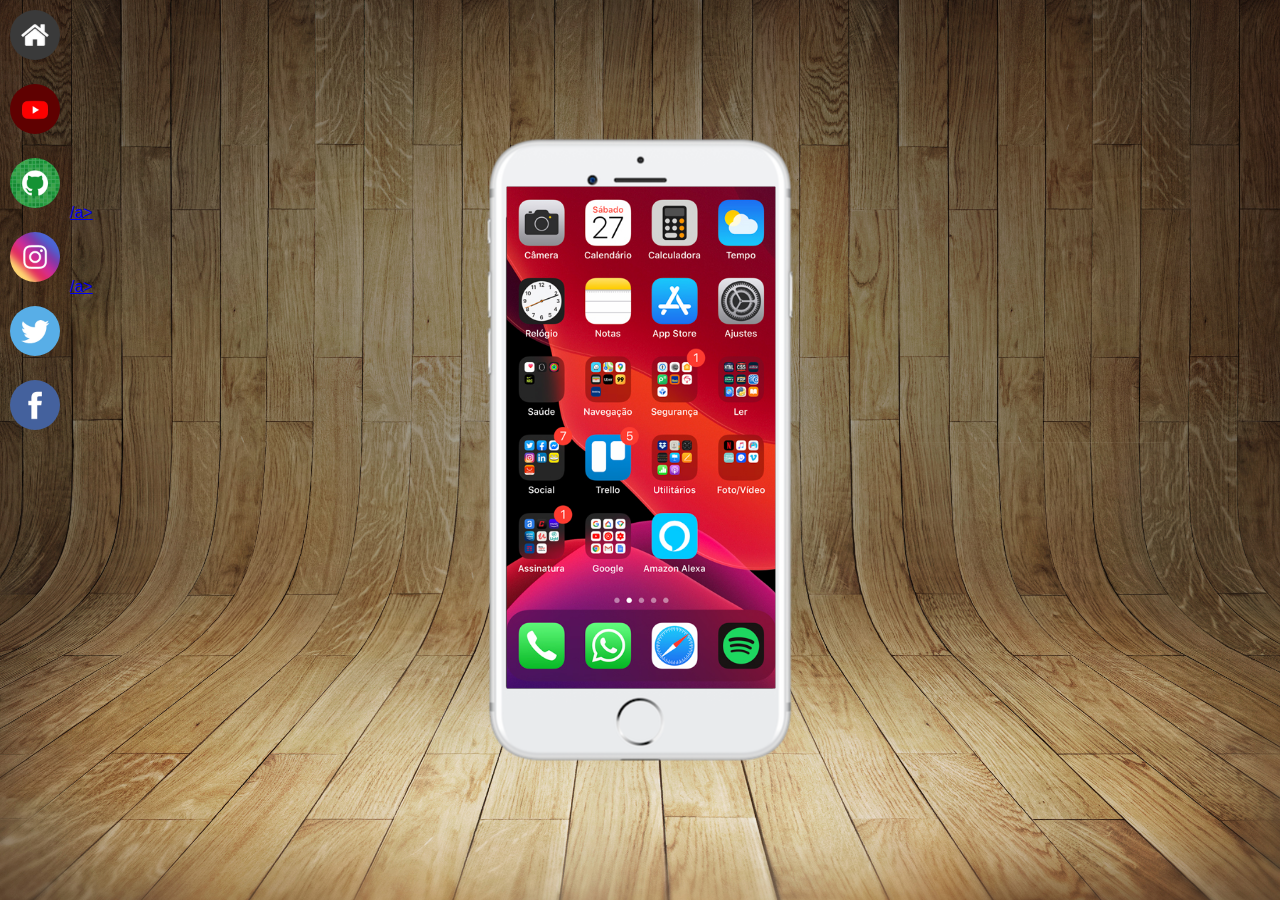
<file: index.html>
<!DOCTYPE html>
<html lang="pt-br">
<head>
    <meta charset="UTF-8">
    <meta name="viewport" content="width=device-width, initial-scale=1.0">
    <link rel="shortcut icon" href="favicon.ico" type="image/x-icon">
    <link rel="stylesheet" href="estilos/style.css">
    <title>projeto redes sociais</title>
</head>
<body>
    <main>
        <section id="telefone">
            <iframe src="home.html" name="tela"id="tela"frameborder="0"></iframe>
        </section>
        <section id="redes-sociais">
            <a href="home.html" target="tela"><img src="imagens/logo-home.jpg" alt="home"></a><br>
            <a href="youtube.html" target="tela"><img src="imagens/logo-youtube.jpg"alt="youtube"></a><br>
            <a href="github.html" target="tela"><img src="imagens/logo-github.jpg"alt="github">/a><br>
            <a href="#" target="tela"><img src="imagens/logo-instagram.jpg"alt="stagra">/a><br>
            <a href="#" target="tela"><img src="imagens/logo-twitter.jpg"alt="twitt"></a><br>
            <a href="facebook"target="tela"><img src="imagens/logo-facebook.jpg"alt="facebook"></a>
            
        </section>
    </main>
</body>
</html>
</file>
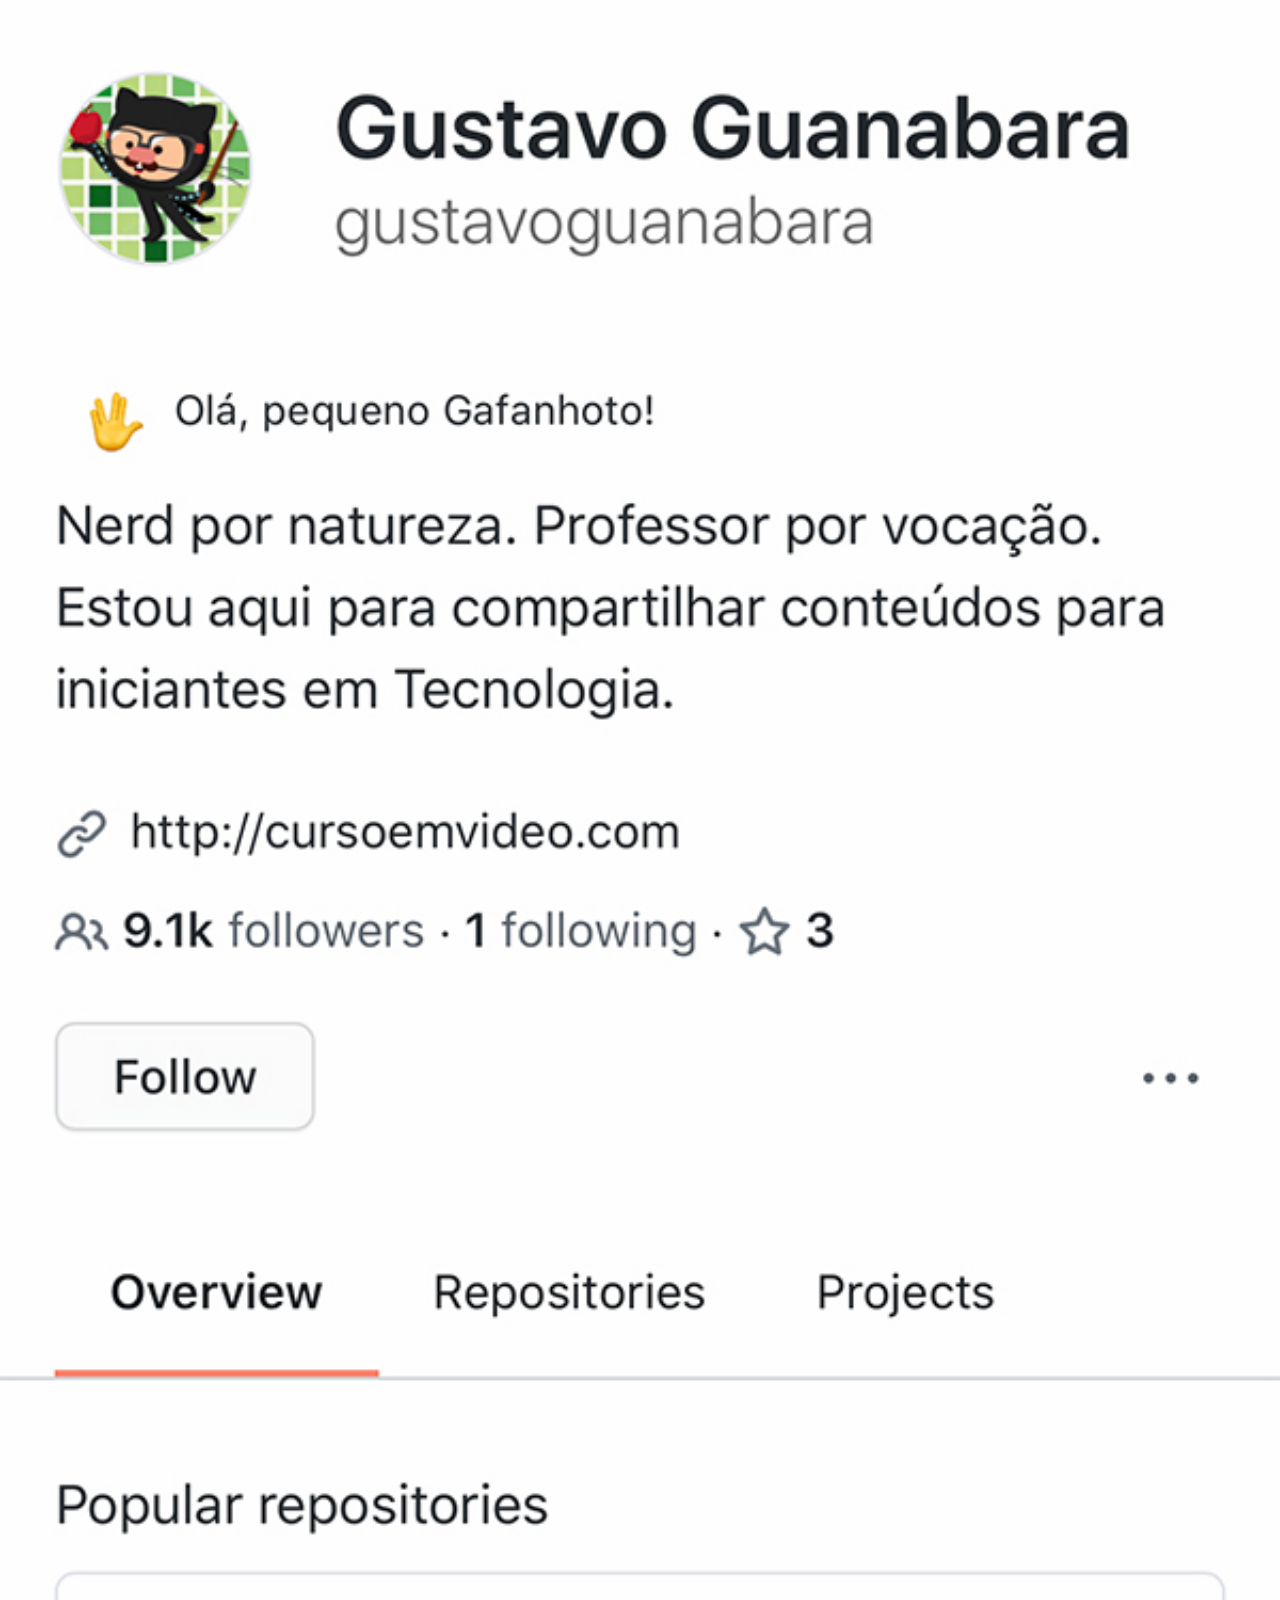
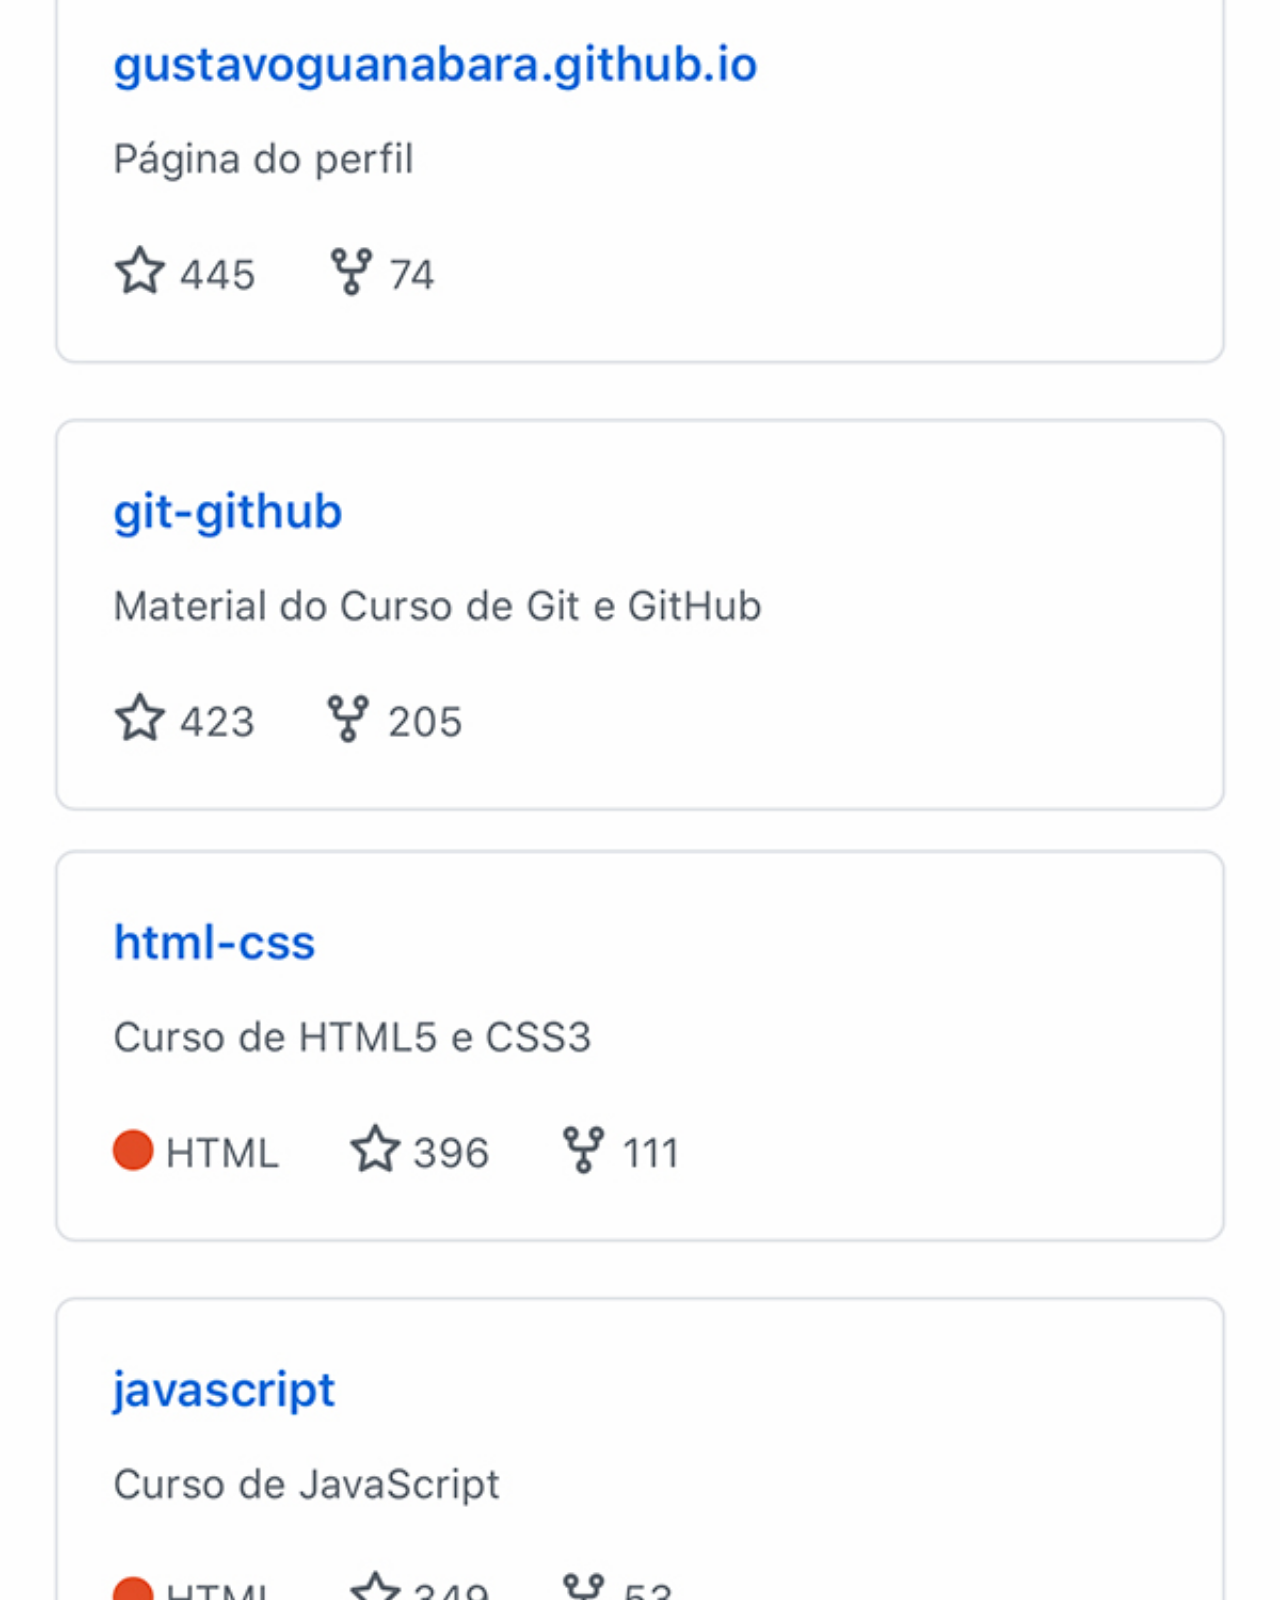
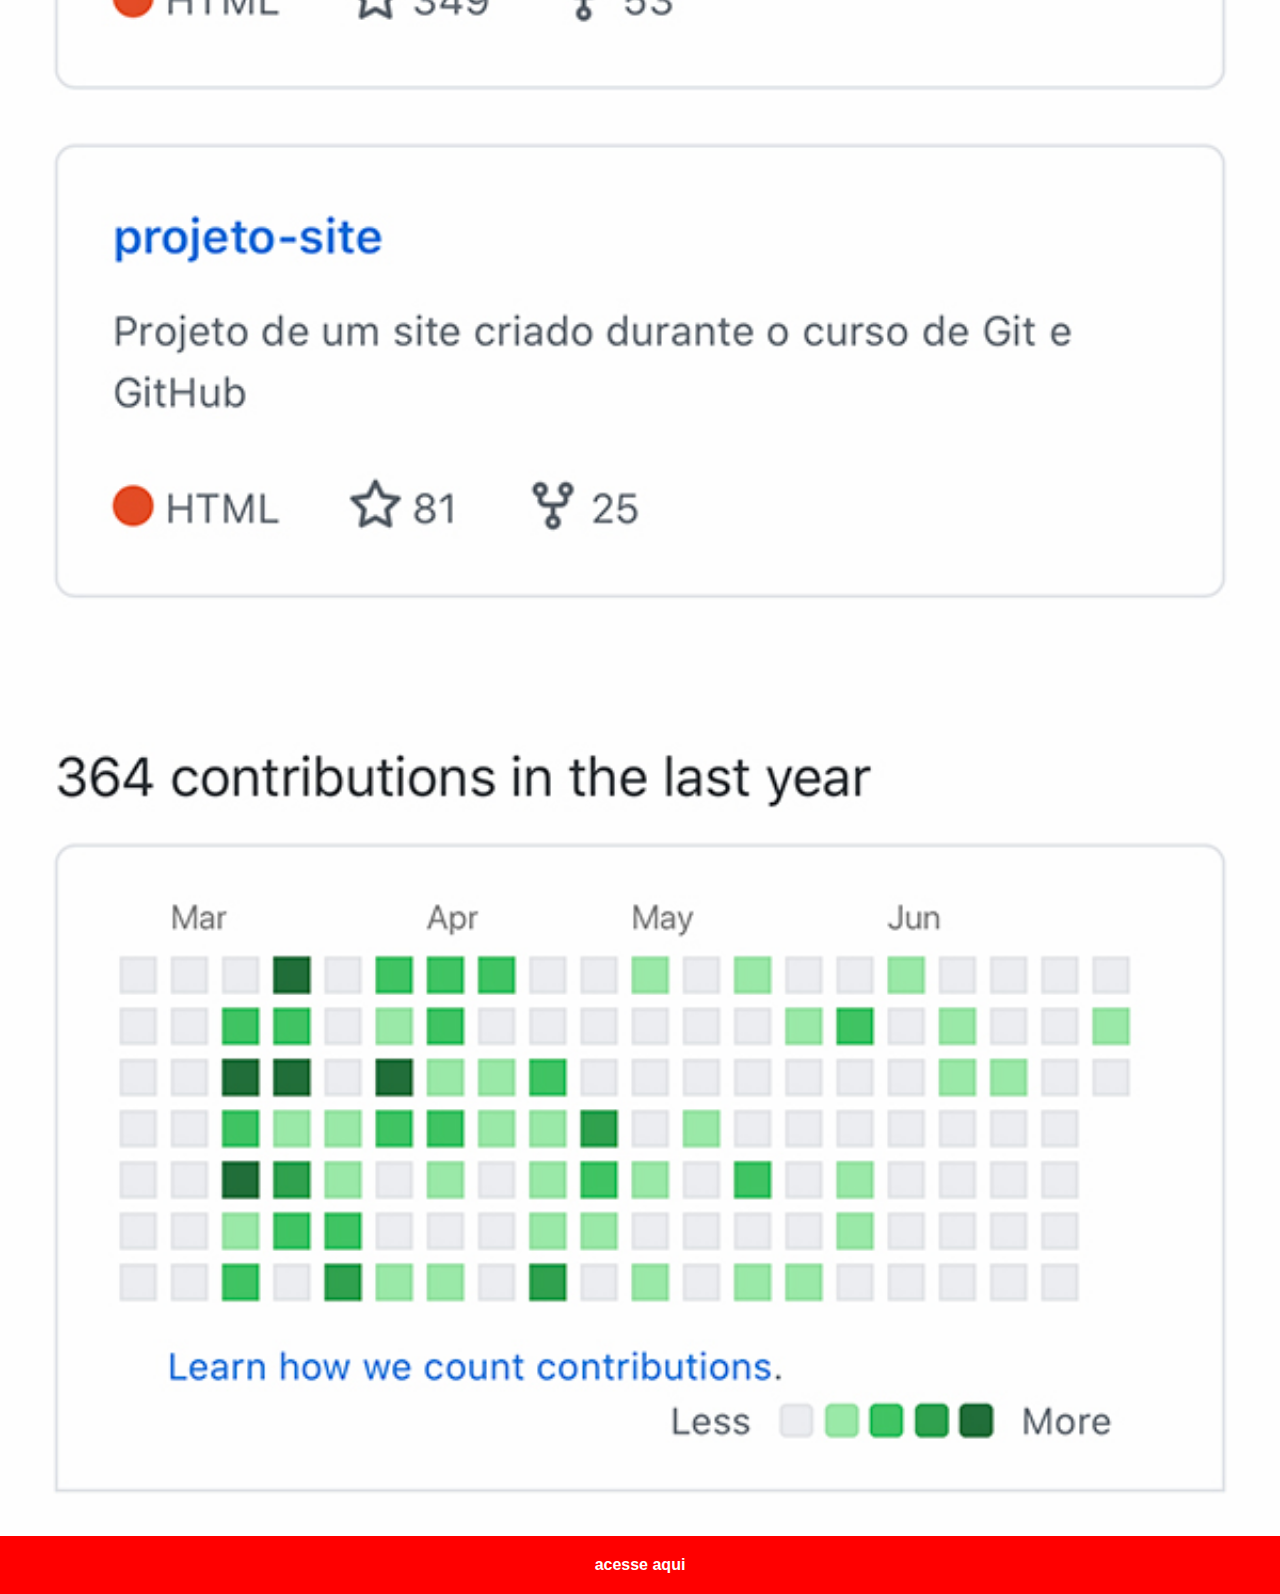
<file: github.html>
<!DOCTYPE html>
<html lang="pt-br">
<head>
    <meta charset="UTF-8">
    <meta name="viewport" content="width=device-width, initial-scale=1.0">
    <title>github</title>
    <link rel="stylesheet" href="estilos/social.css">

</head>
<body>
    <img src="imagens/tela-github.jpg" alt="github">
    <a href="https://github.com/gustavoguanabara/"target="-blank">acesse aqui</a>
    
</body>
</html>
</file>
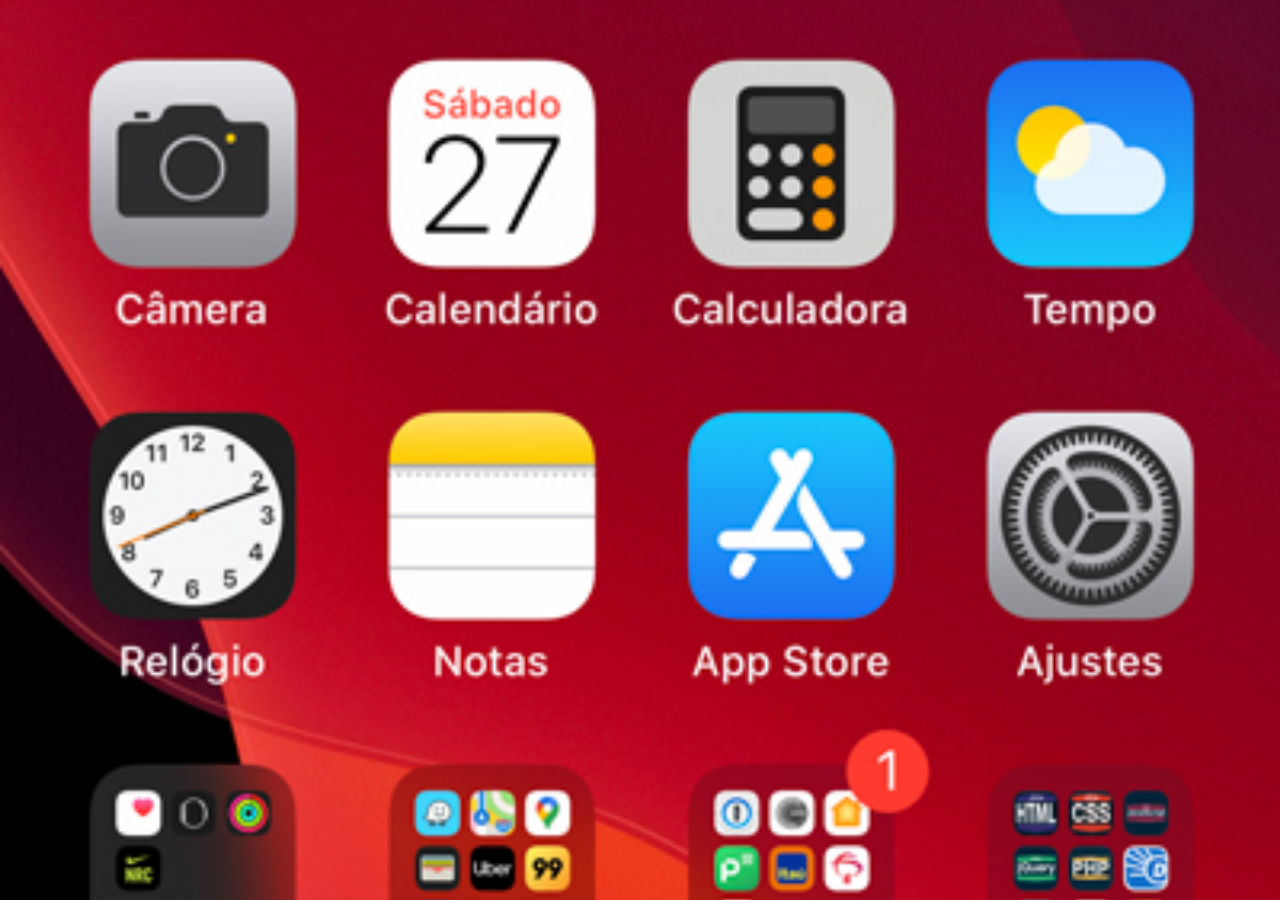
<file: home.html>
<!DOCTYPE html>
<html lang="pt-br">
<head>
    <meta charset="UTF-8">
    <meta name="viewport" content="width=device-width, initial-scale=1.0">
    <title>home</title>
</head>
<style>
    * {
        margin: 0px;
        padding: 0px;
    }
    body {
        width: 100vw;
        height: 100vh;
        background: black url('imagens/tela-home.jpg')no-repeat 
        top center;
        background-size: cover;
        
        
    }
</style>
<body>
    
</body>
</html>
</file>
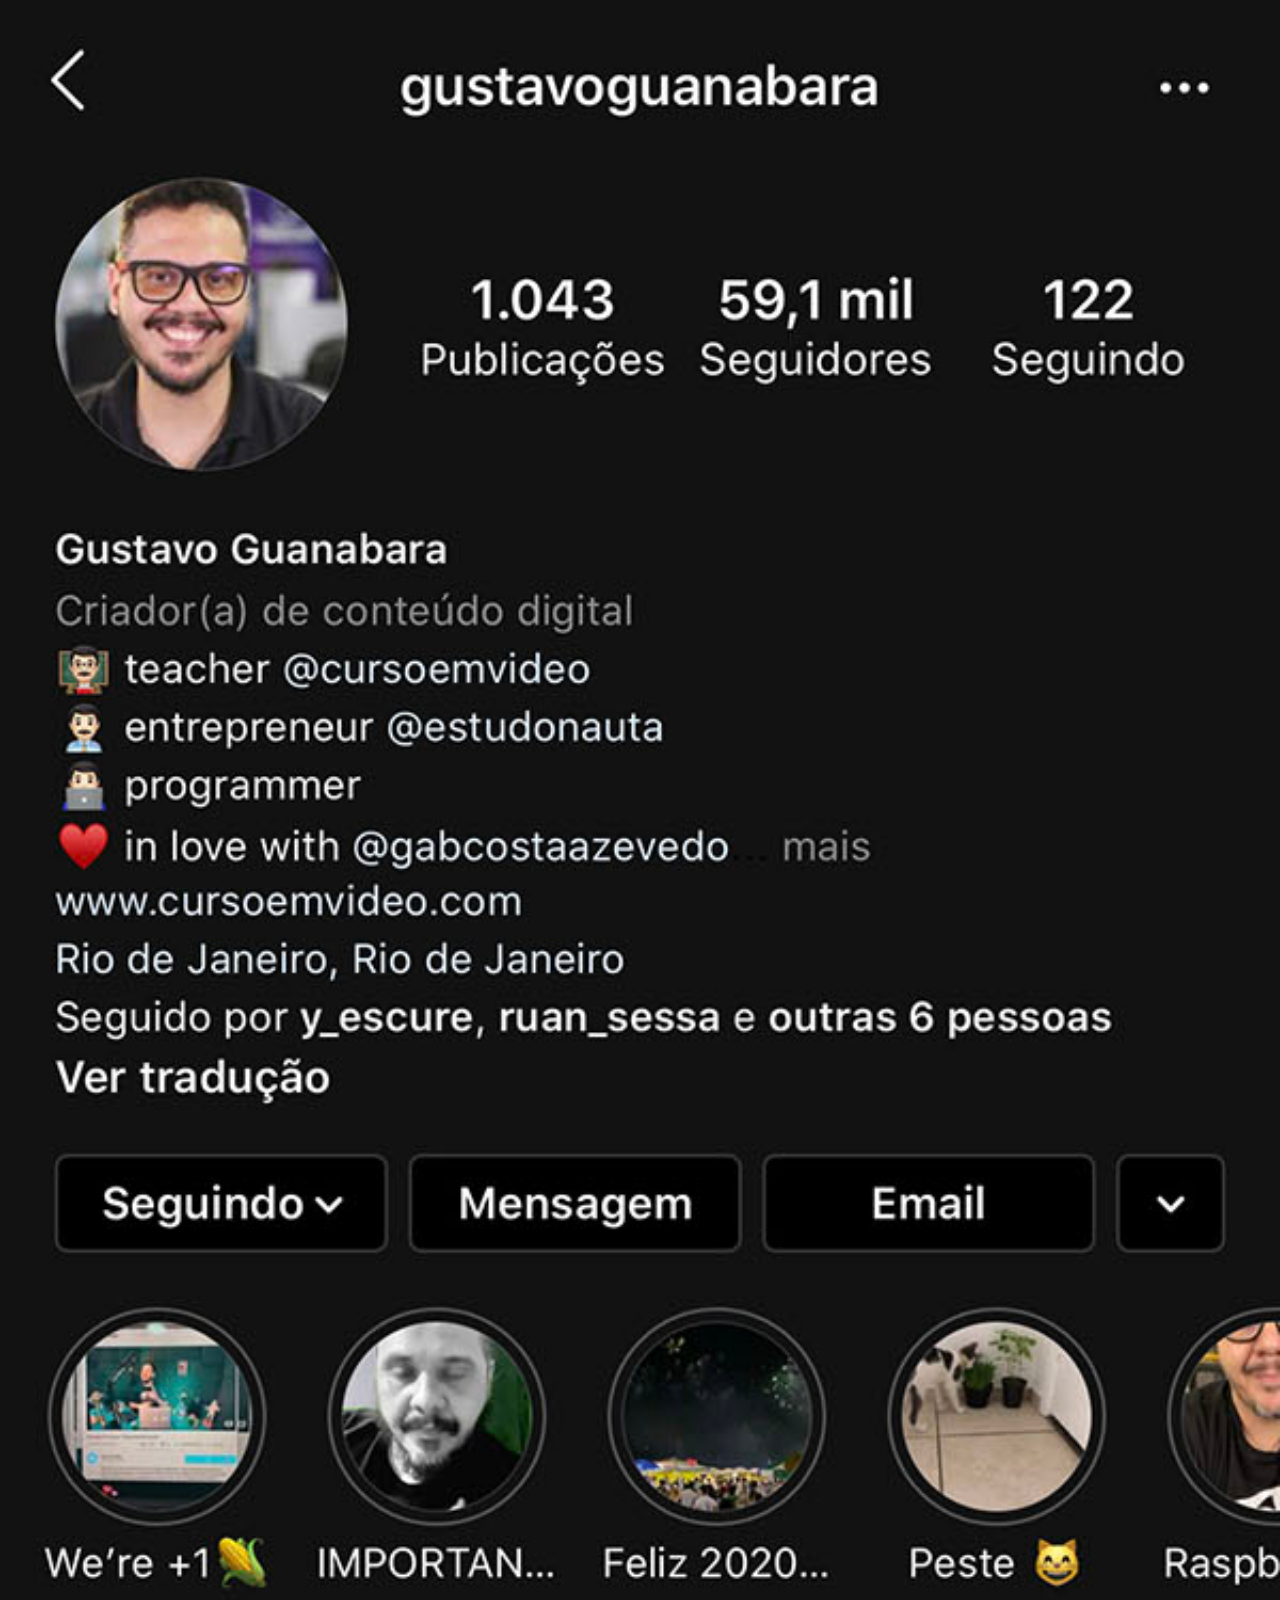
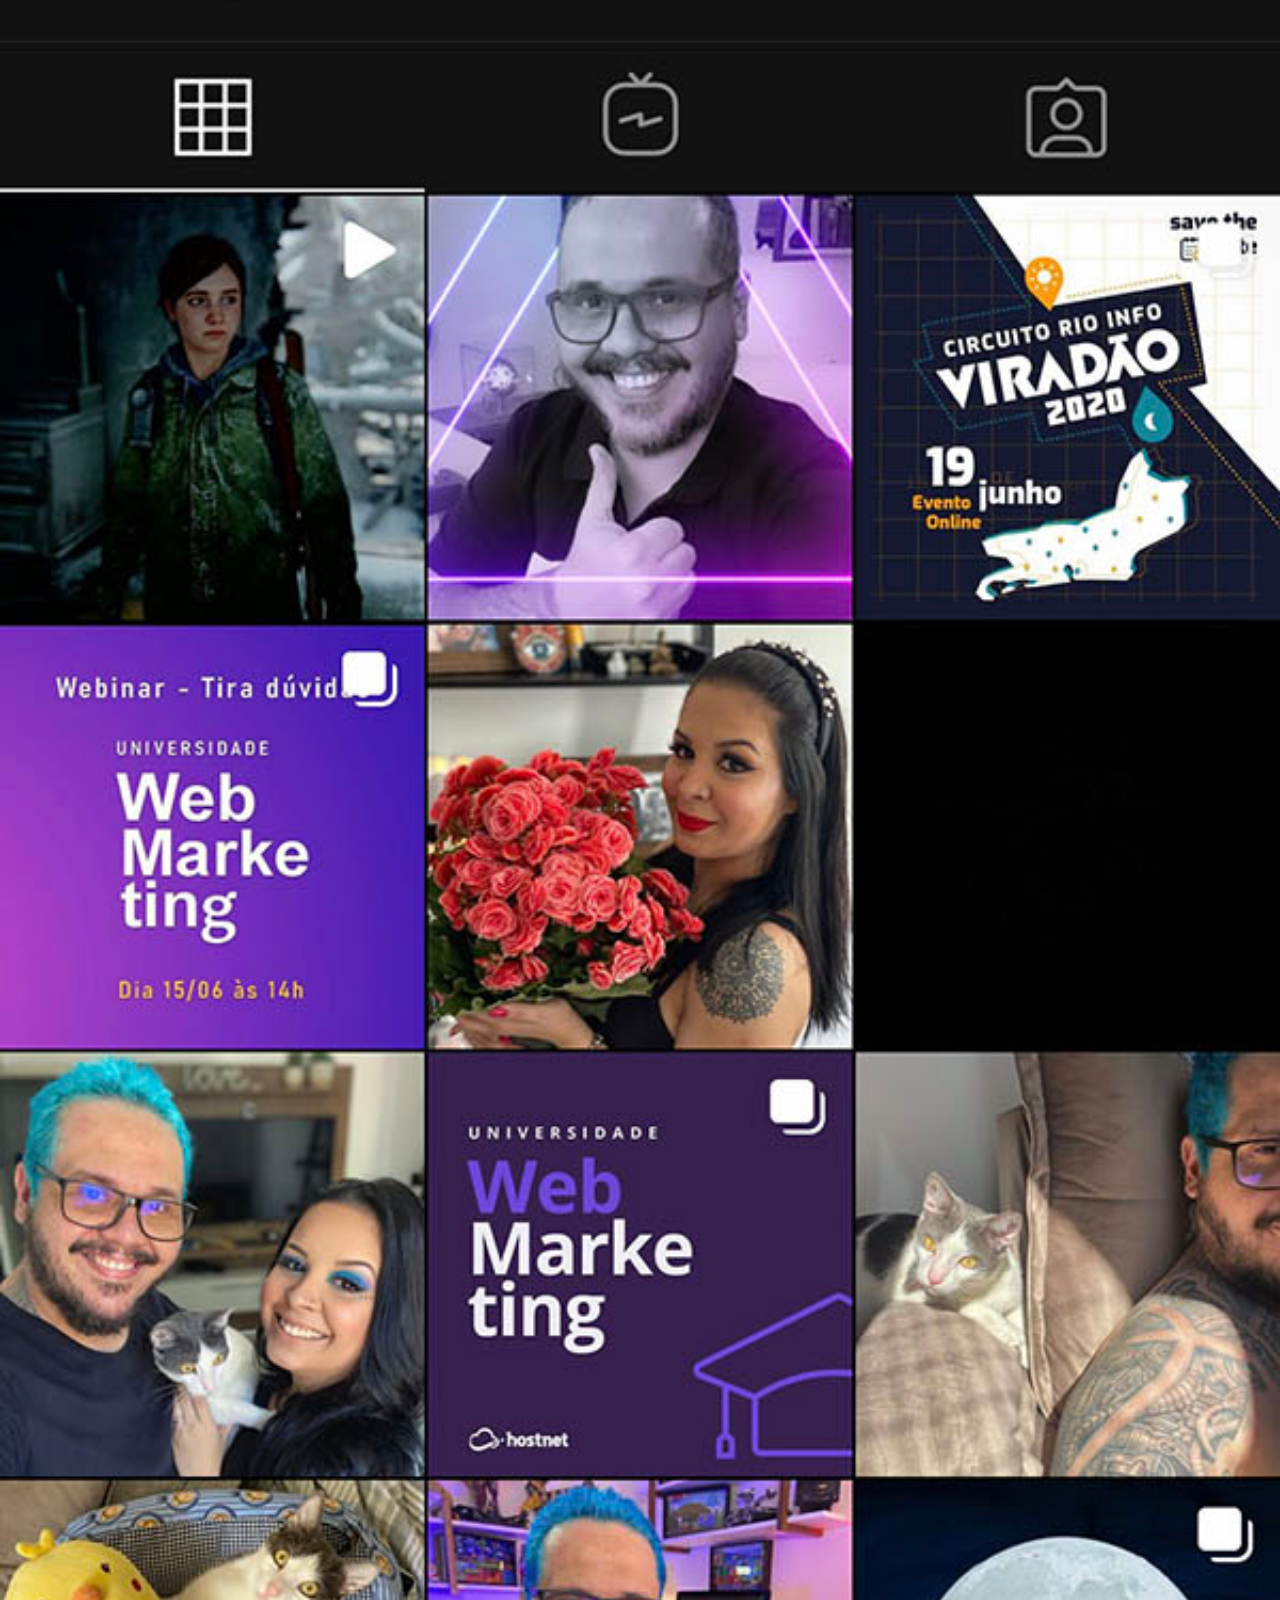
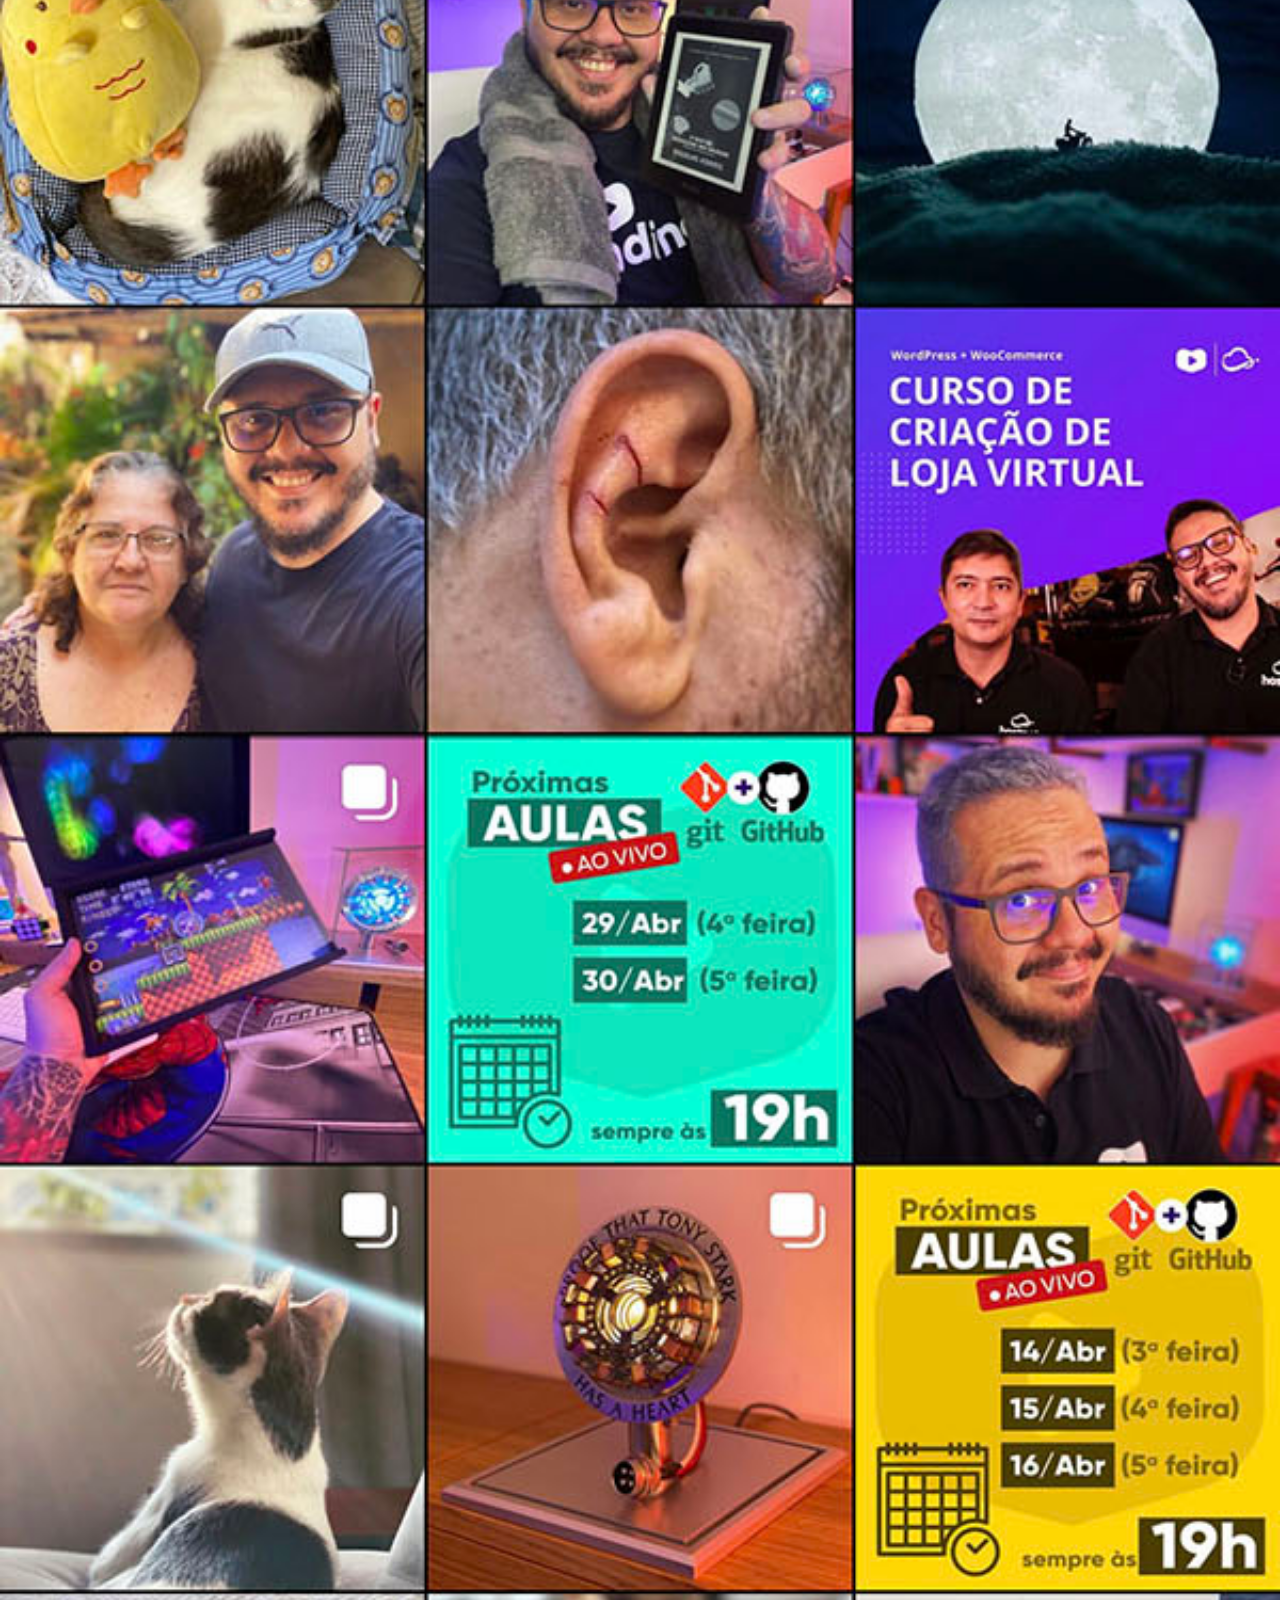
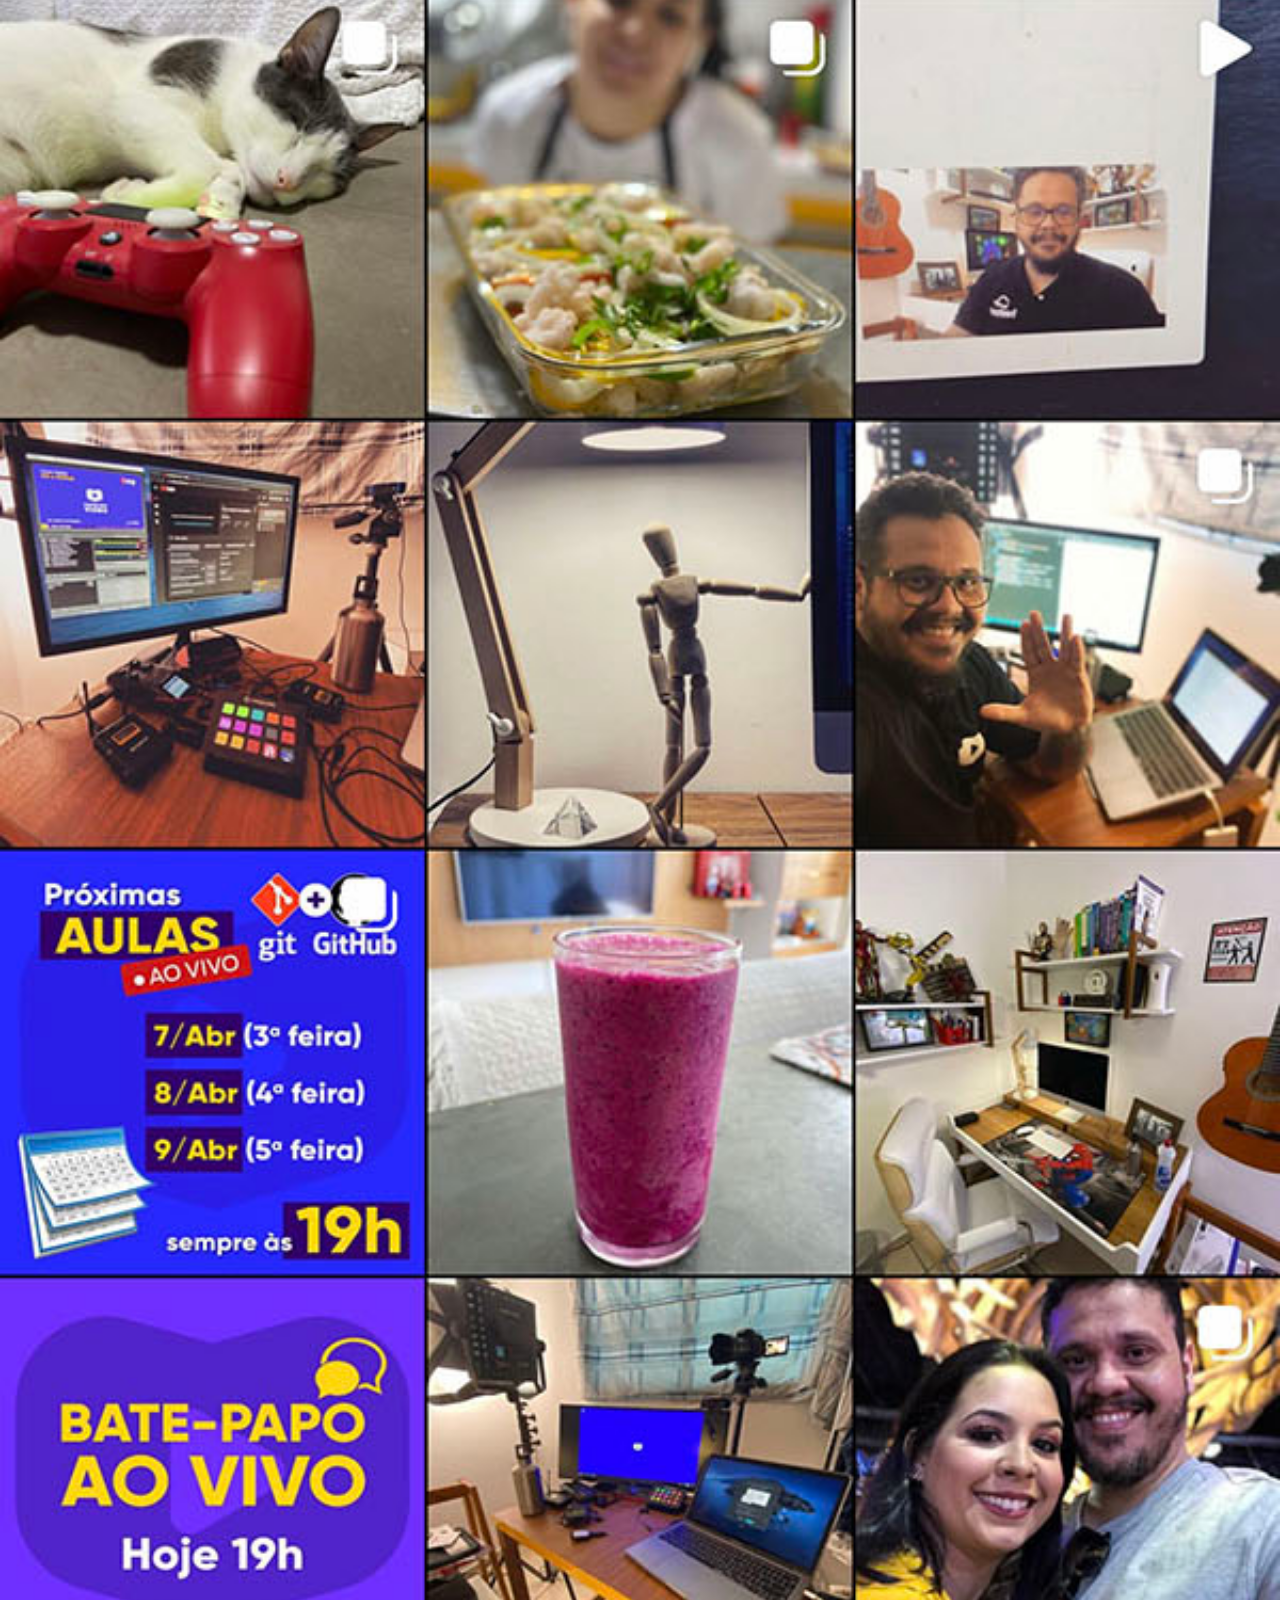
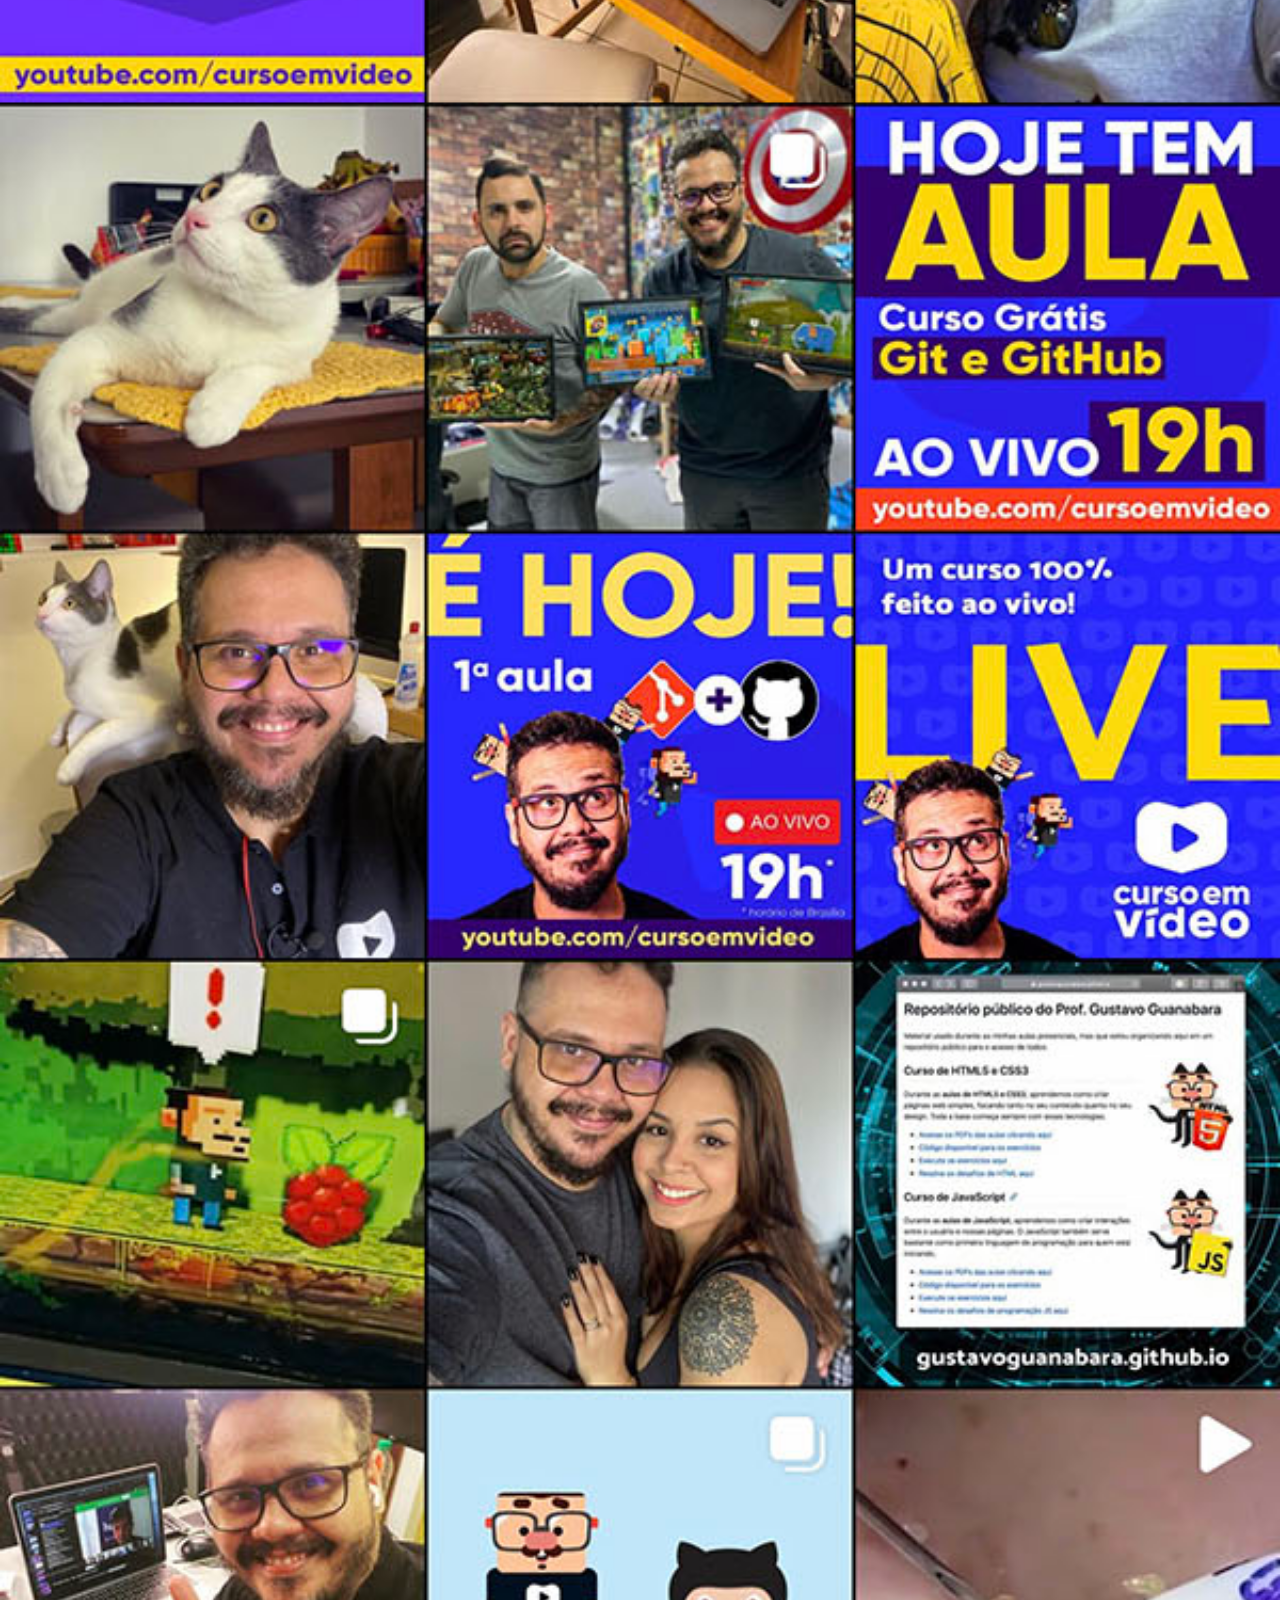
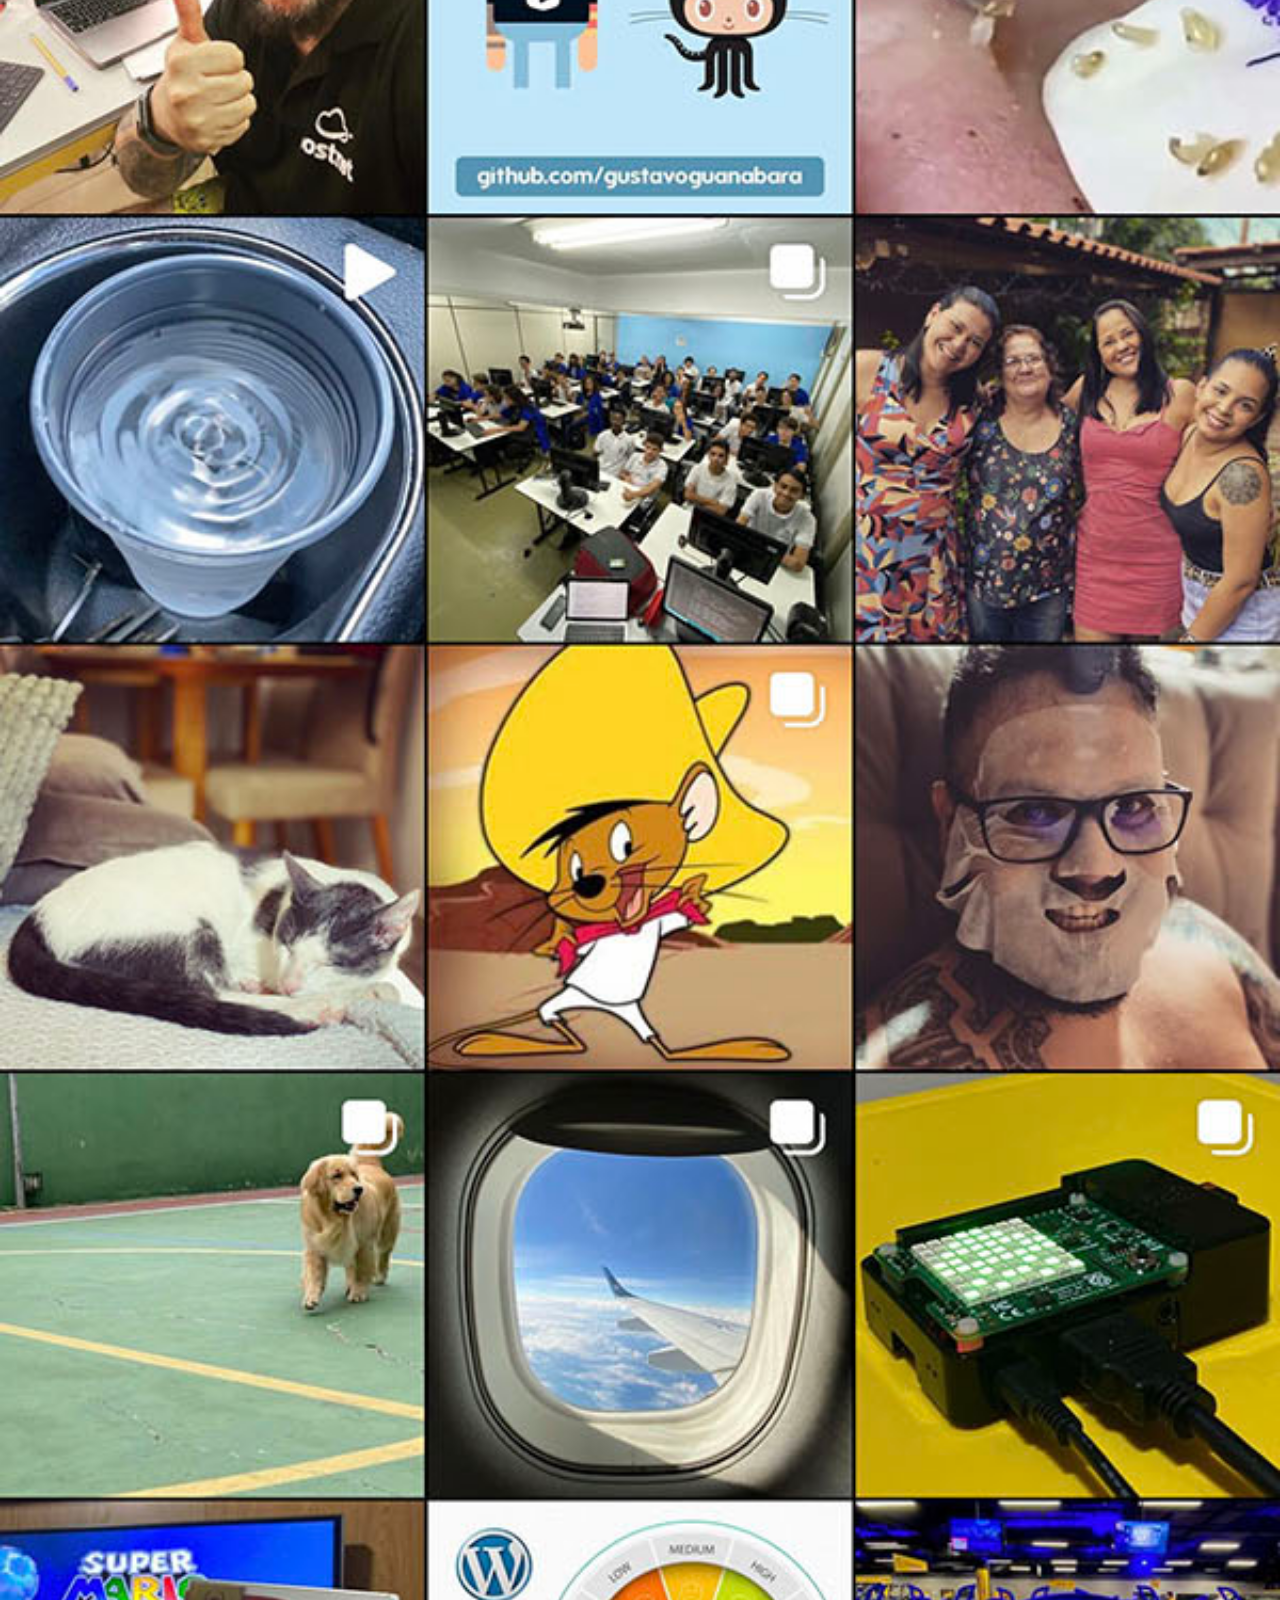
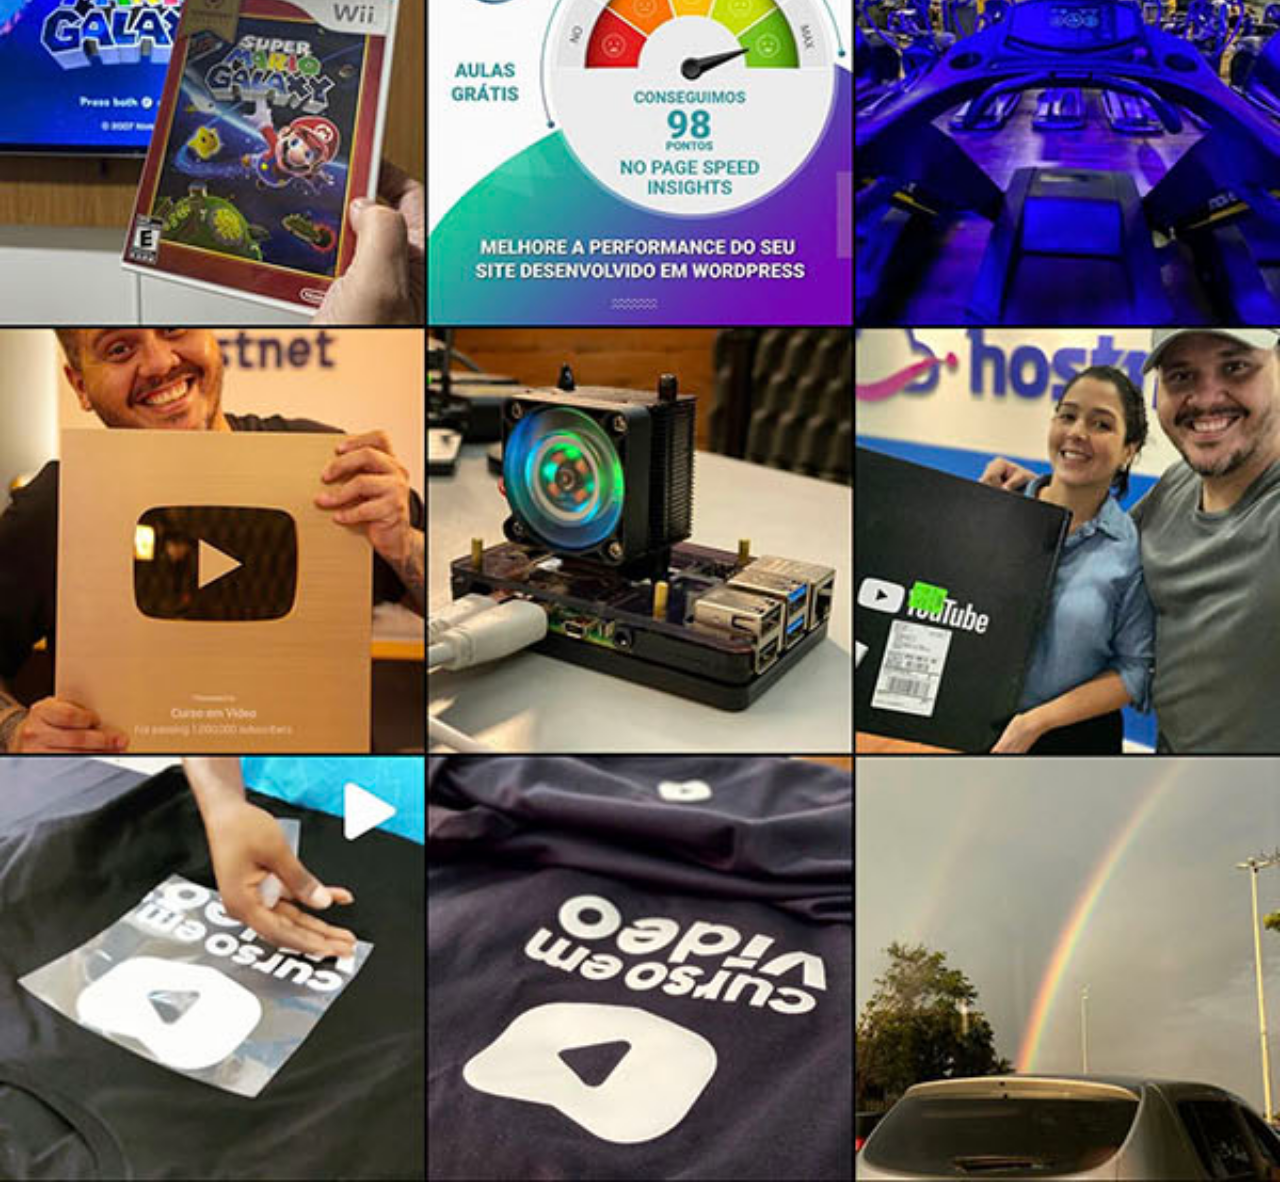
<file: stagram.html>
<!DOCTYPE html>
<html lang="pt-br">
<head>
    <meta charset="UTF-8">
    <meta name="viewport" content="width=device-width, initial-scale=1.0">
    <title>stagram</title>
    <link rel="stylesheet" href="estilos/social.css">
</head>
<body>
    <img src="imagens/tela-instagram.jpg" alt="instagram">
    
</body>
</html>
</file>
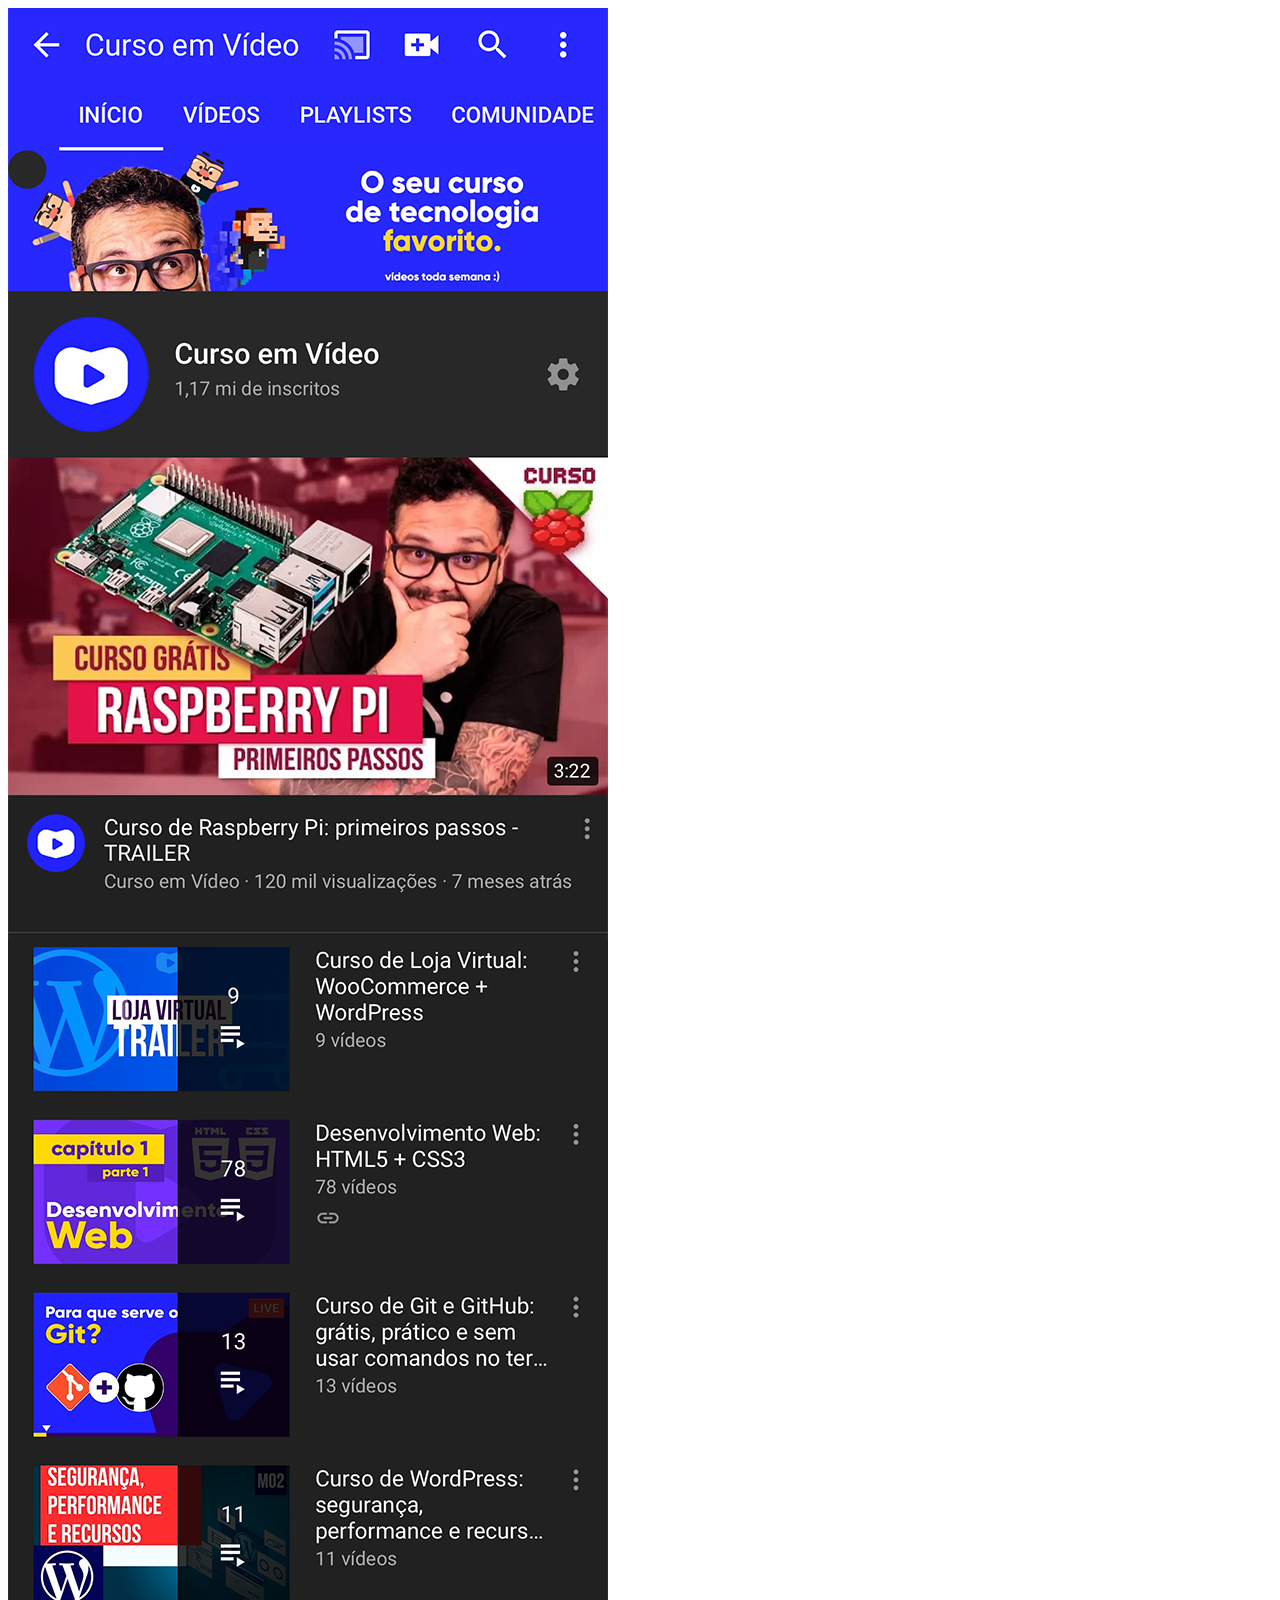
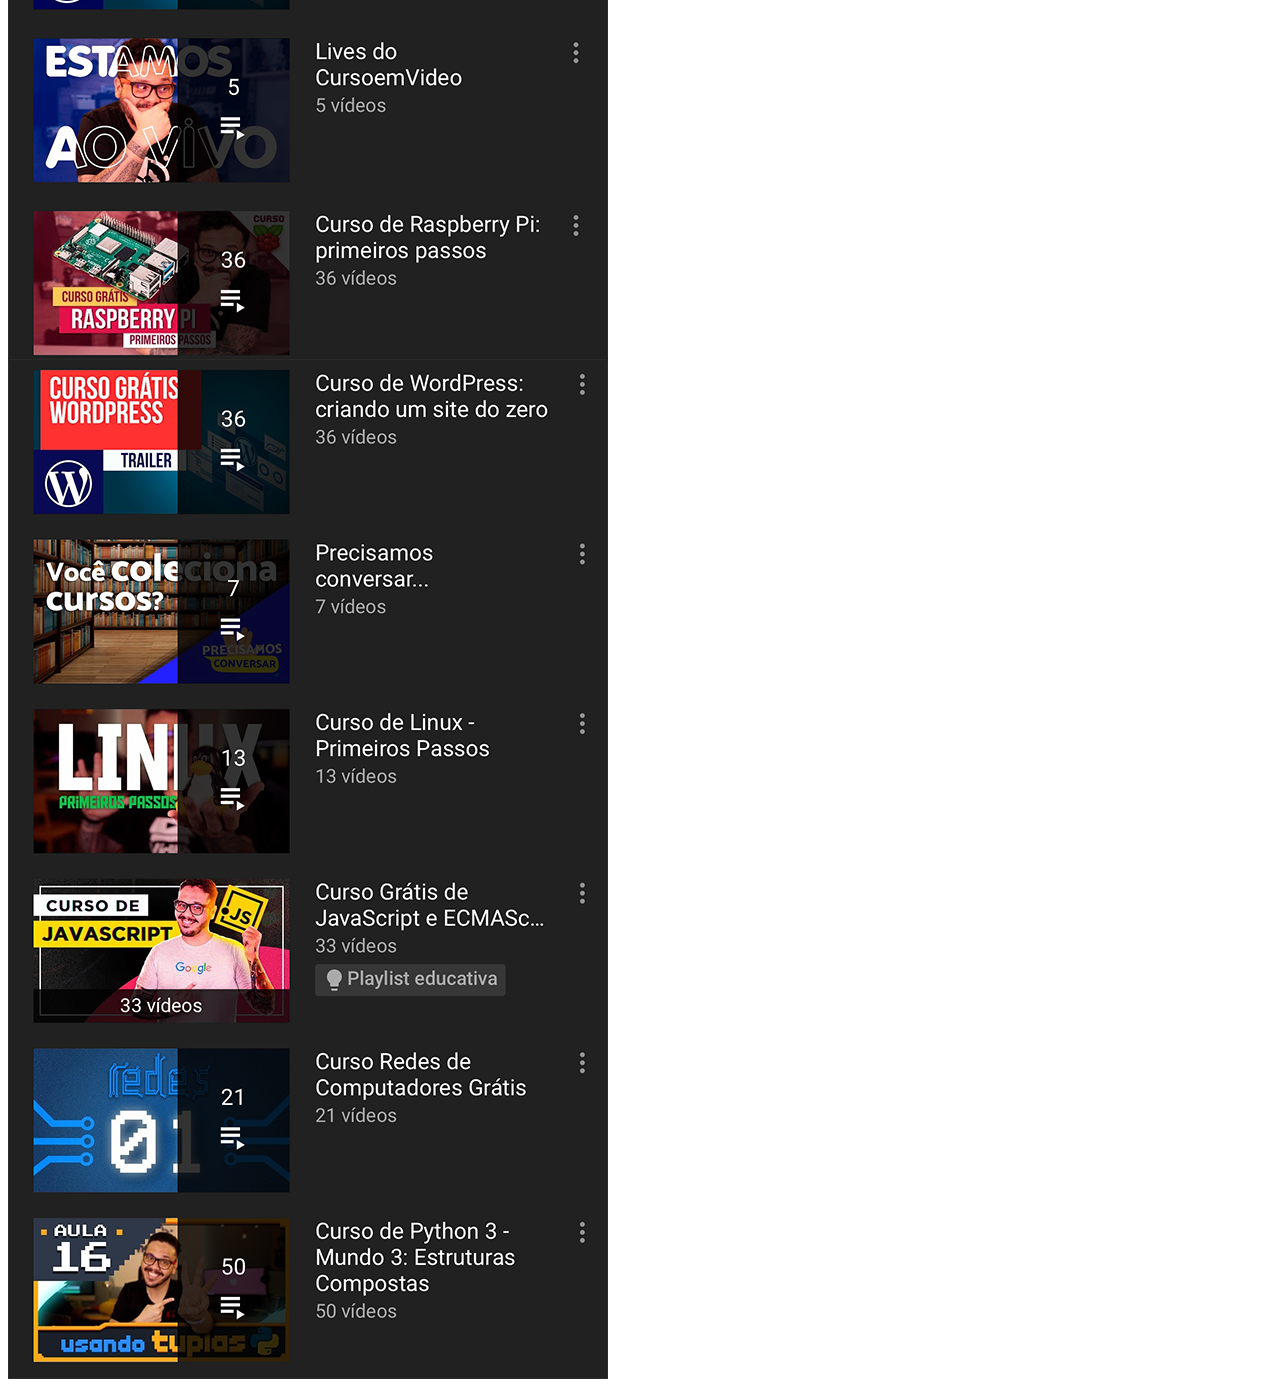
<file: yotube.html>
<!DOCTYPE html>
<html lang="pt-br">
<head>
    <meta charset="UTF-8">
    <meta name="viewport" content="width=device-width, initial-scale=1.0">
    <title>youtube</title>
</head>
<body>
    <img src="imagens/tela-youtube.png" alt="youtube">
    
</body>
</html>
</file>
<file: estilos/style.css>
@charset "utf8";

* {
    margin: 0px;
    padding: 0px;
    font-family: Arial, Helvetica, sans-serif;

}

html,body {
    height: 100vh;
    width: 100vw;
    background-color: black;

}
body {
    background: url('../imagens/fundo-madeira.jpg')no-repeat top center;
    background-size: cover;
    background-attachment: fixed;
}
main {
    height: 100vh;
    position: relative;
    
    
}
section#telefone{
    position: absolute;
    top: 50%;
    left: 50%;
    transform: translate(-50%,-50%);
    
    height: 627px;
    width: 311px;
    background-color:;
    background: url('../imagens/frame-iphone.png')no-repeat;

} 
iframe#tela {
    position: relative;
    top: 50px;
    left: 22px;
    width: 269px;
    height: 502px;
}
section#redes-sociais img {
    width: 50px;
    margin: 10px;
    border-radius: 50%;
    box-shadow: 2px 2px 5 px  rgb(0, 0, 0);
    box-sizing: border-box;
}
section#redes-sociais img:hover {
    border: 2px solid white;
    transform: translate(-3px,-3px);
    box-shadow: 5px 5px 10px black;
    transition: transform 1s,border 1s;
}
</file>
<file: estilos/social.css>
@charset "utf-8";

   * {
            margin: 0px;
            padding: 0px;
            font-family: Arial, Helvetica, sans-serif;
        }
        ::-webkit-scrollbar {
            width: 0px;
            height: 0px;
        }
        img {
            width:100vw;
        }
        a {
            display: block;
            background-color: red;
            color: white;
            padding: 20px;
            text-align: center;
            font-weight: bolder;
            text-decoration: none;
        }
        a: :hover {
            background-color :red;
        }
</file>
